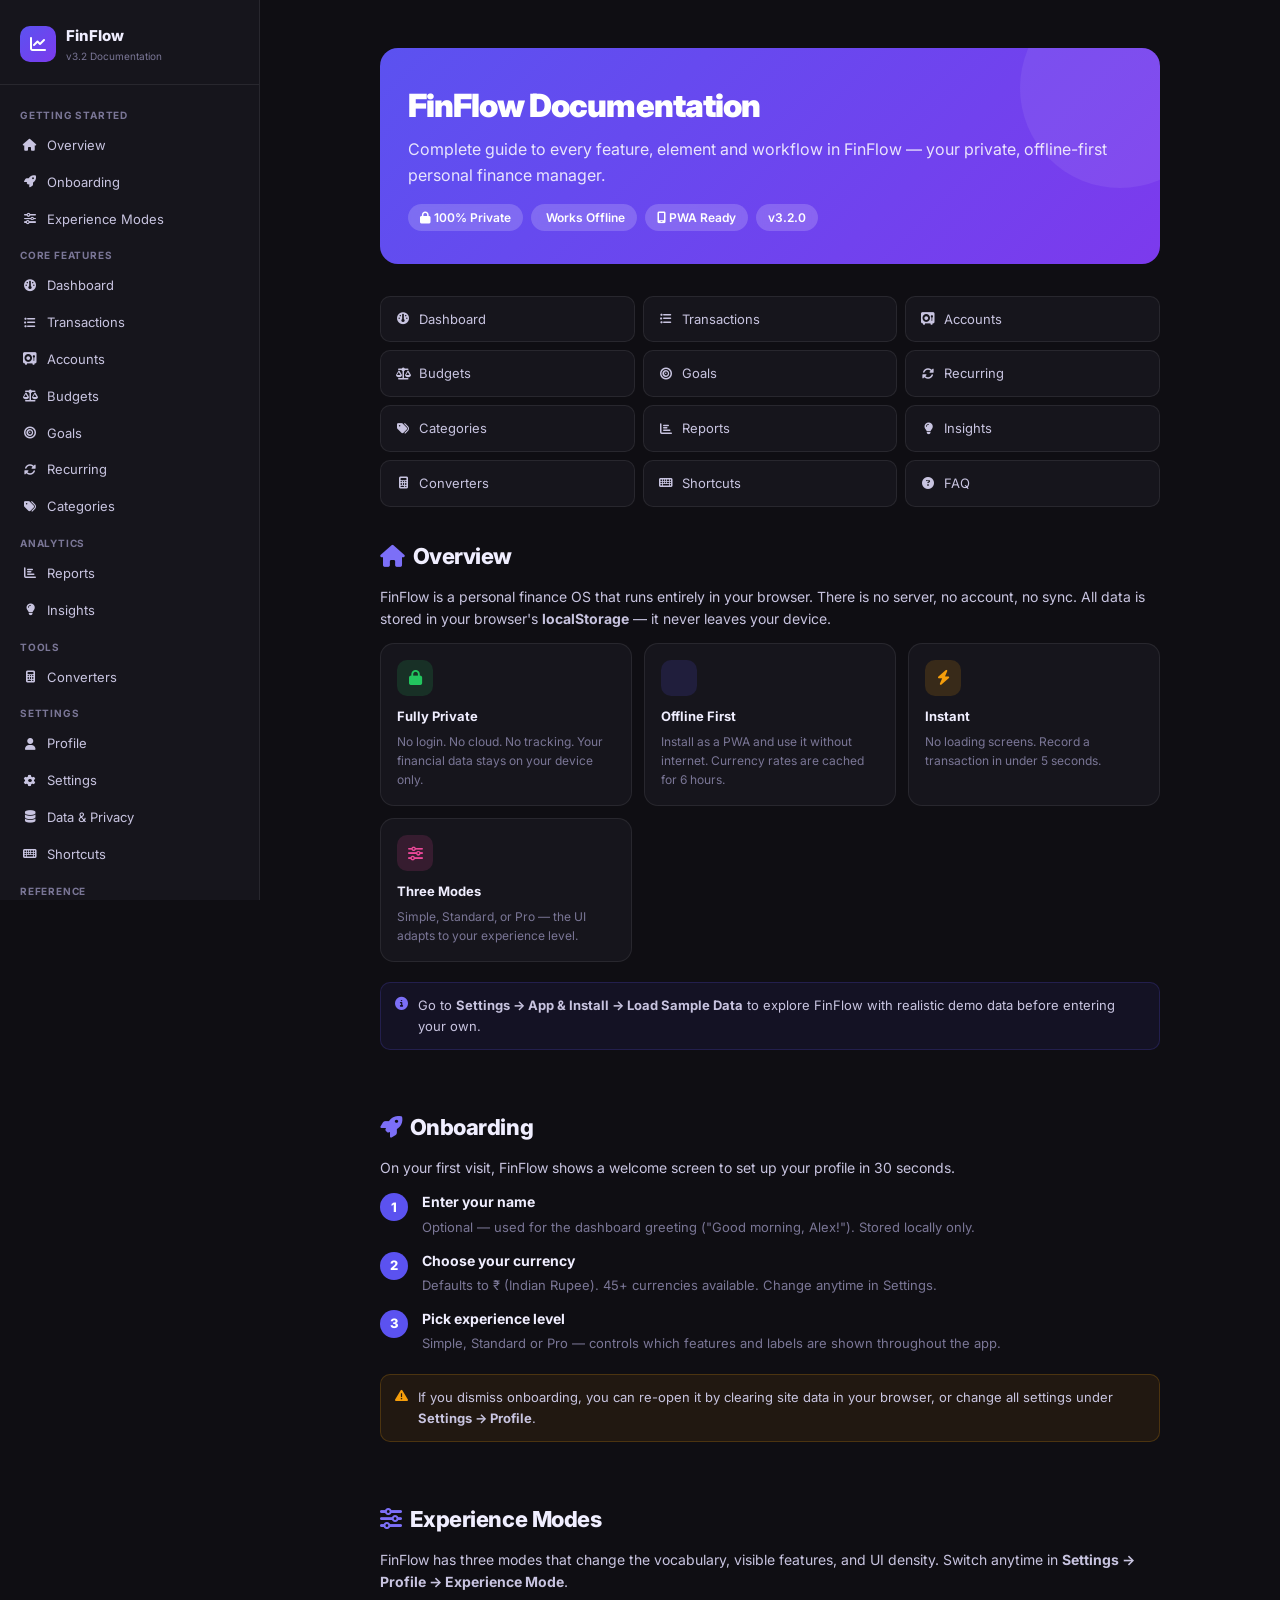
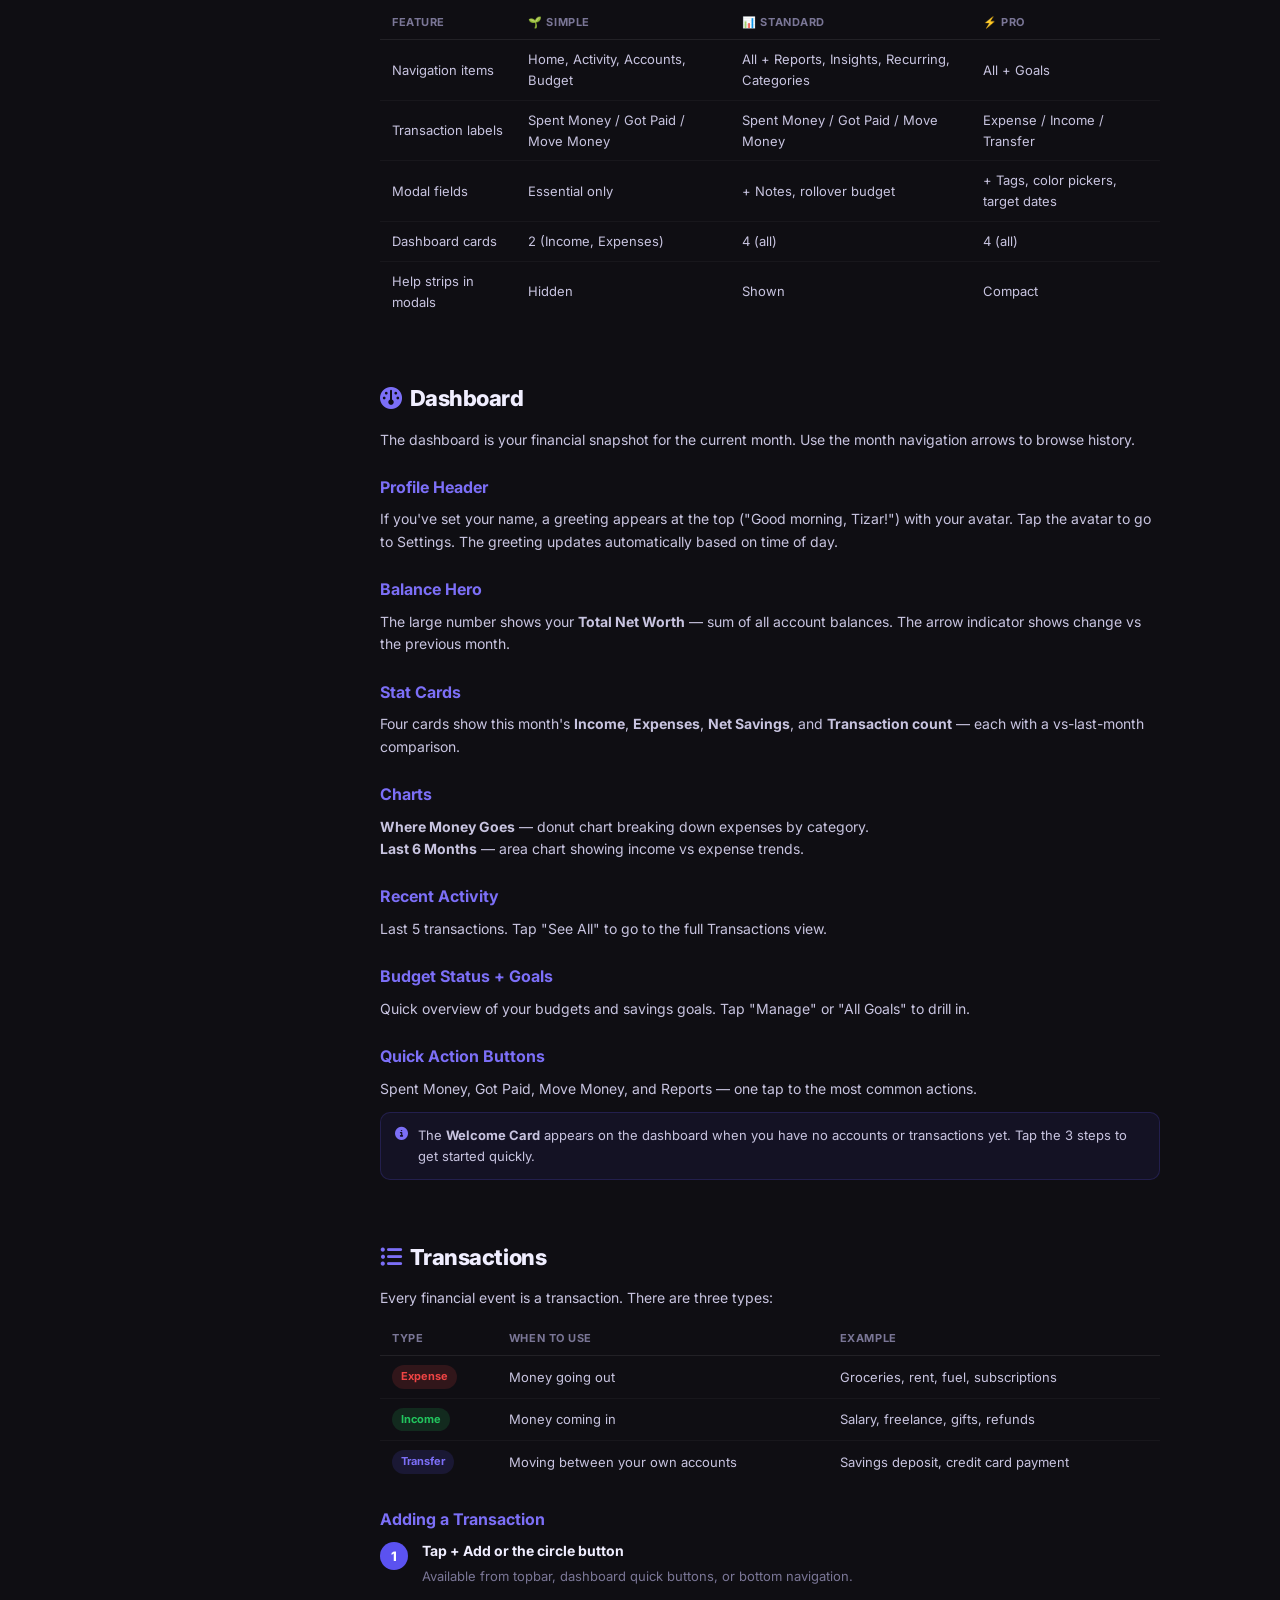
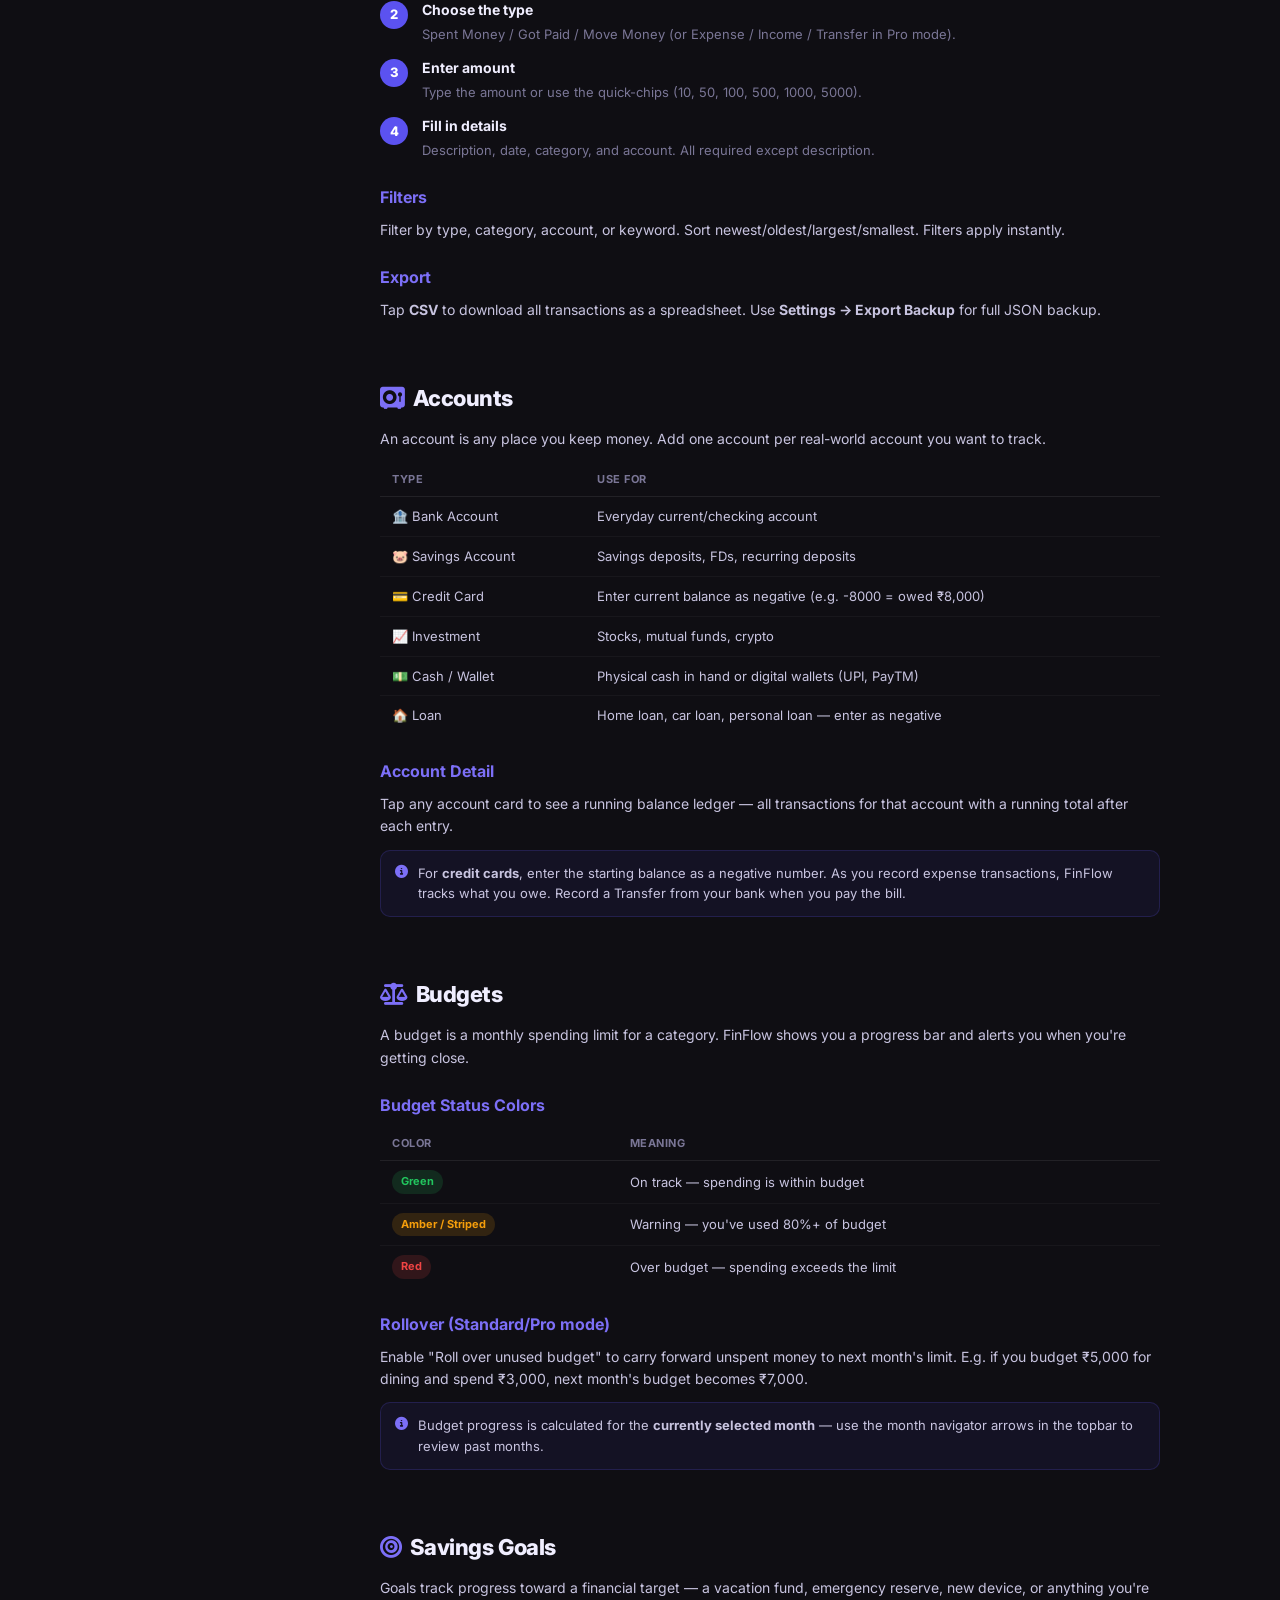
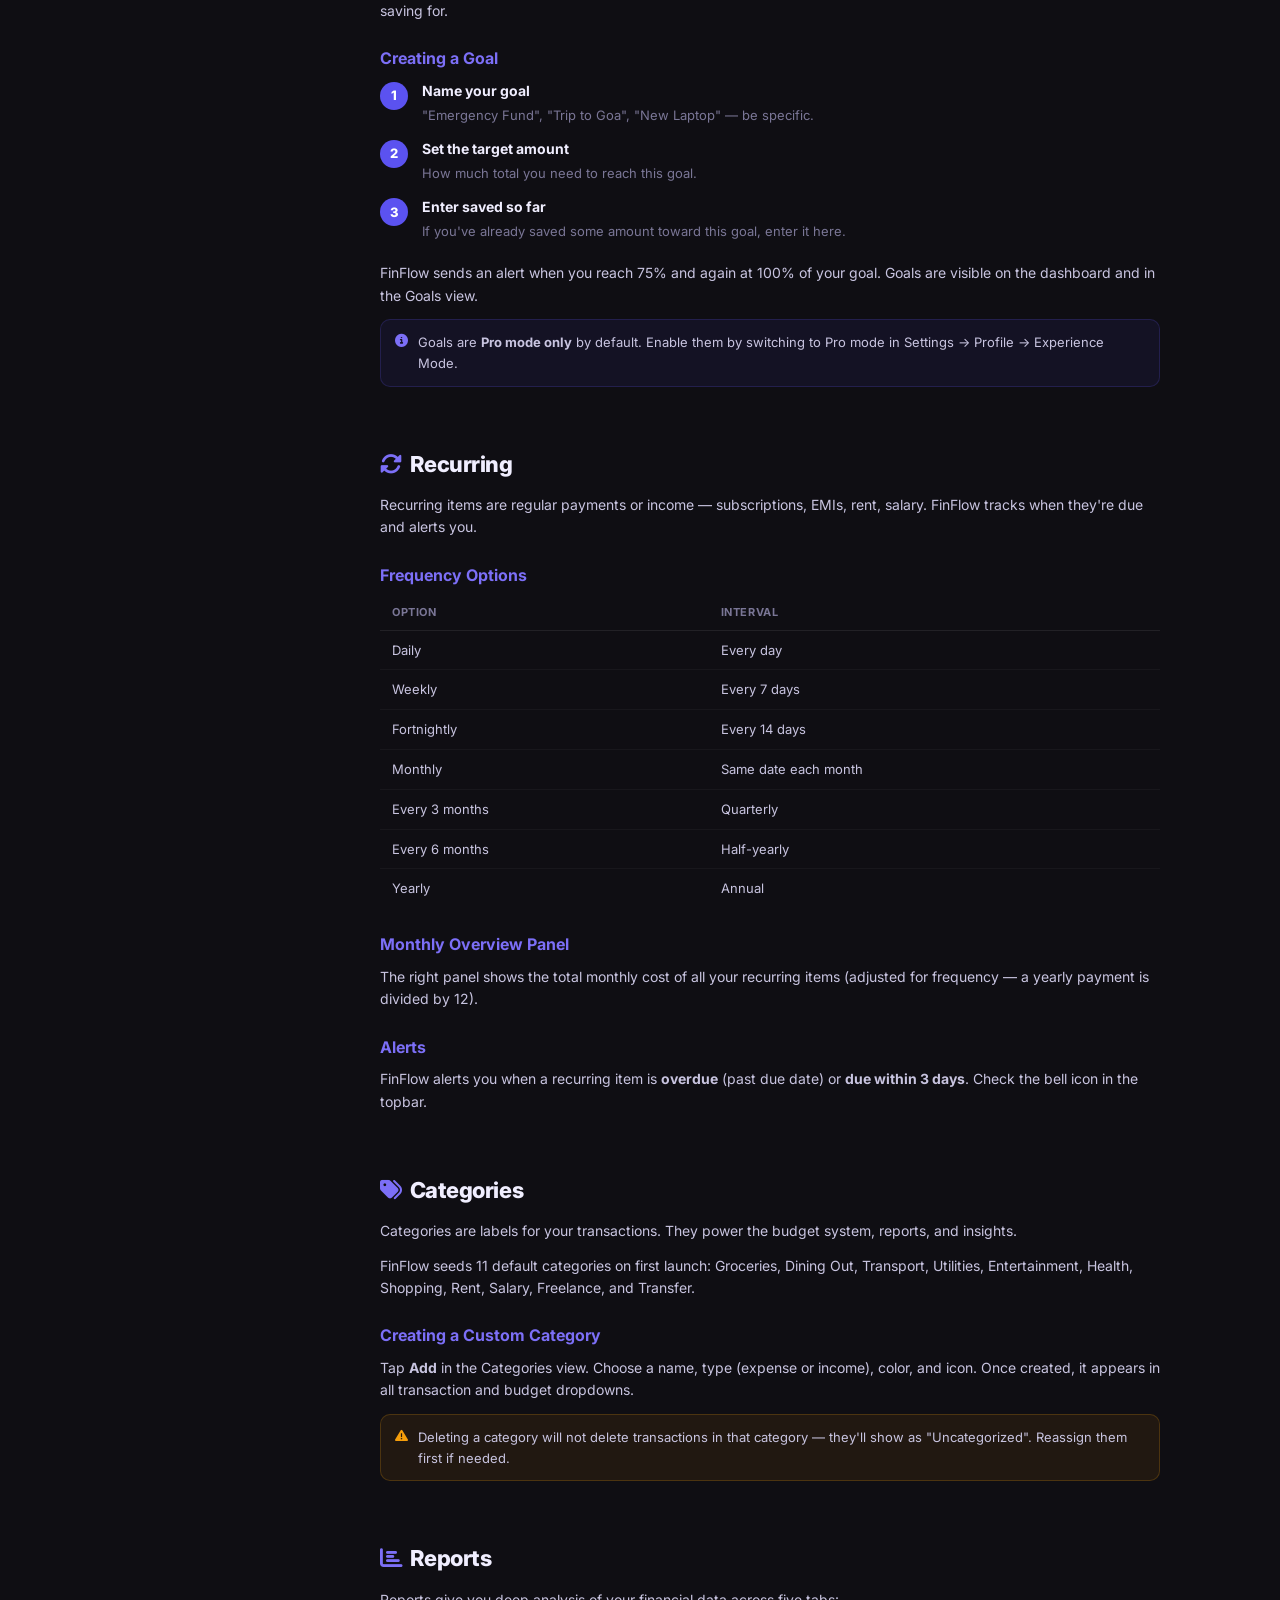
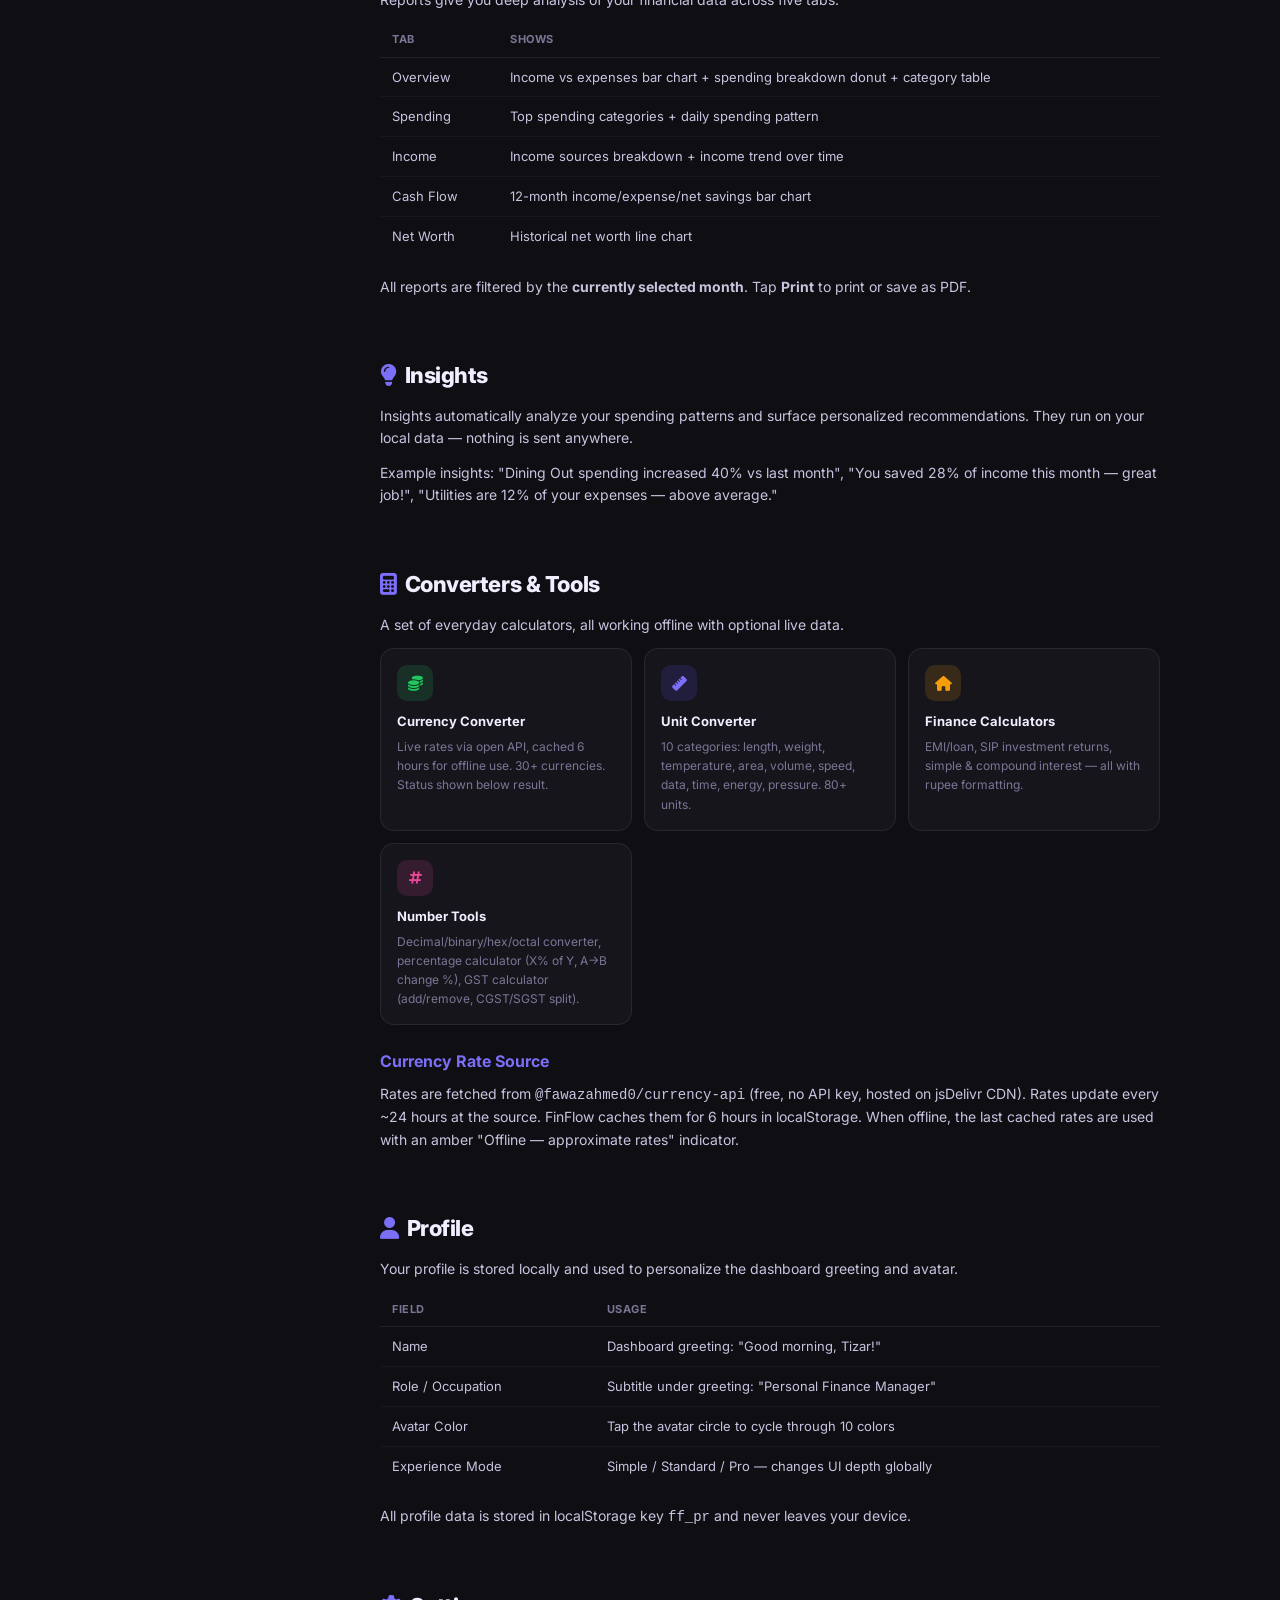
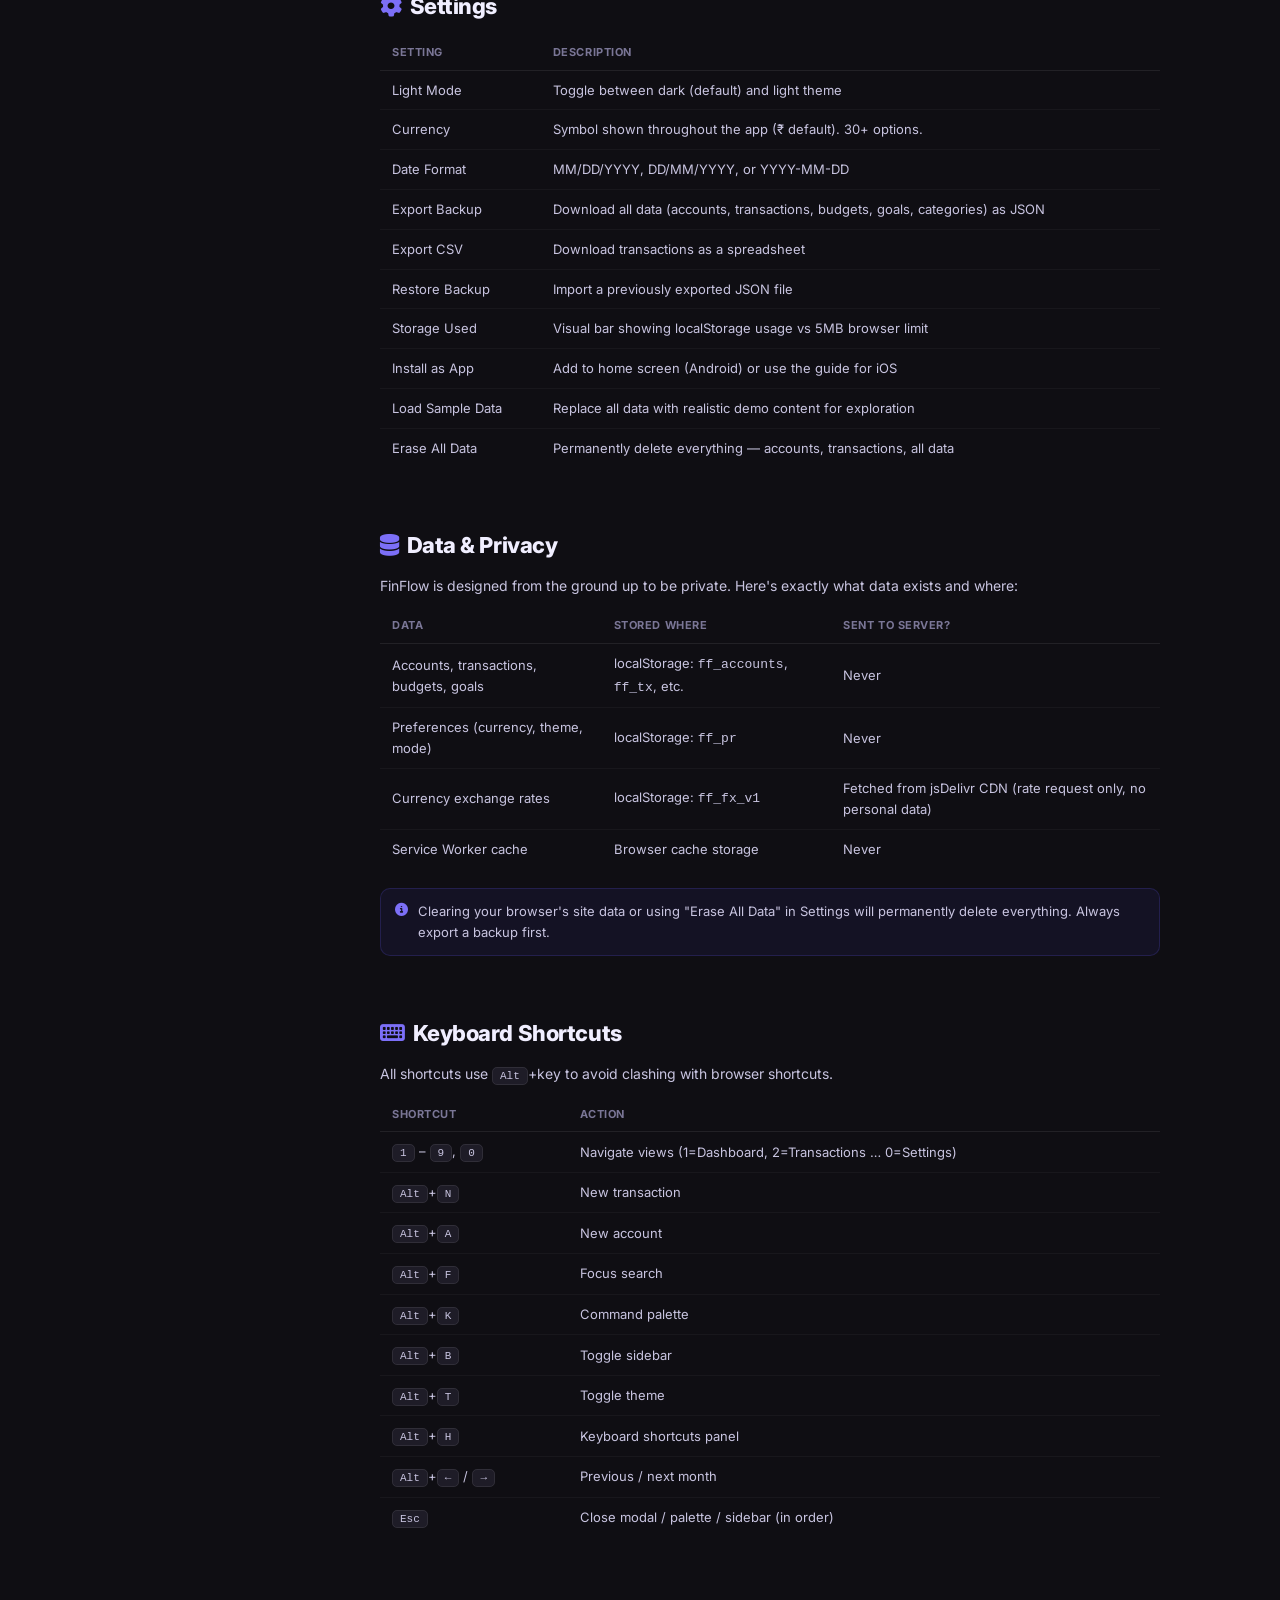
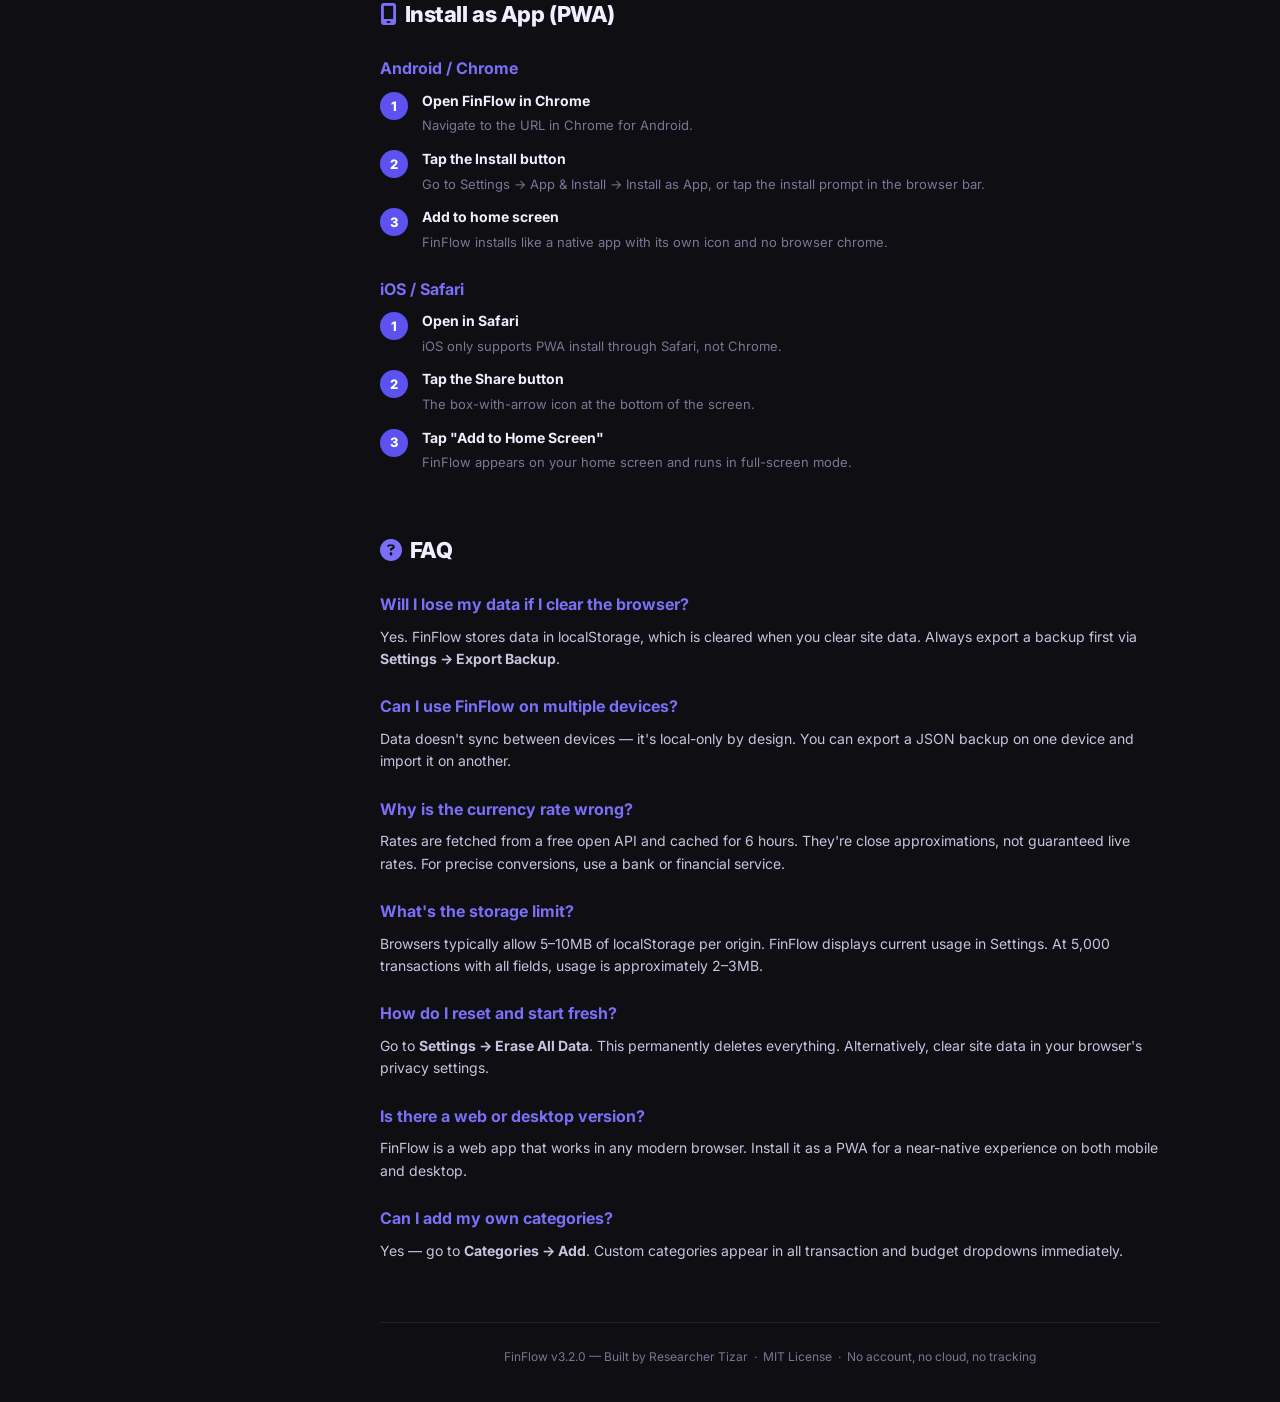
<file: docs.html>
<!DOCTYPE html>
<html lang="en">
<head>
<meta charset="UTF-8">
<meta name="viewport" content="width=device-width,initial-scale=1">
<title>FinFlow — Documentation</title>
<link rel="preconnect" href="https://fonts.googleapis.com">
<link href="https://fonts.googleapis.com/css2?family=Inter:wght@400;500;600;700;800;900&display=swap" rel="stylesheet">
<link rel="stylesheet" href="https://cdnjs.cloudflare.com/ajax/libs/font-awesome/6.5.1/css/all.min.css">
<style>
*,*::before,*::after{box-sizing:border-box;margin:0;padding:0}
:root{
  --accent:#5b52f0;--accent-h:#7c6ff7;--green:#22c55e;--amber:#f59e0b;--red:#ef4444;
  --bg:#0f0e13;--bg2:#16151c;--bg3:#1e1c27;--card:#1e1c27;
  --fg:#f0eeff;--fg2:#c8c4e0;--fg3:#7a7696;
  --bdr:rgba(255,255,255,.08);--r:10px;--r2:14px;--r3:18px;
  --font:'Inter',sans-serif;
}
body{font-family:var(--font);background:var(--bg);color:var(--fg);line-height:1.6;min-height:100vh}
a{color:var(--accent-h);text-decoration:none}
a:hover{text-decoration:underline}

/* Layout */
.layout{display:flex;min-height:100vh}
.sidebar{width:260px;background:var(--bg2);border-right:1px solid var(--bdr);
  padding:24px 0;position:sticky;top:0;height:100vh;overflow-y:auto;flex-shrink:0}
.main{flex:1;max-width:860px;padding:48px 40px;margin:0 auto}
@media(max-width:768px){
  .layout{flex-direction:column}
  .sidebar{width:100%;height:auto;position:static;padding:16px 0}
  .main{padding:28px 20px}
}

/* Sidebar */
.sb-brand{display:flex;align-items:center;gap:10px;padding:0 20px 20px;
  border-bottom:1px solid var(--bdr);margin-bottom:12px}
.sb-logo{width:36px;height:36px;border-radius:10px;
  background:linear-gradient(135deg,var(--accent),#7c3aed);
  display:flex;align-items:center;justify-content:center;color:#fff;font-size:16px;flex-shrink:0}
.sb-name{font-weight:800;font-size:15px}
.sb-ver{font-size:10px;color:var(--fg3)}
.sb-sec{font-size:10px;font-weight:700;color:var(--fg3);text-transform:uppercase;
  letter-spacing:.08em;padding:10px 20px 4px}
.sb-link{display:flex;align-items:center;gap:9px;padding:8px 20px;
  font-size:13px;color:var(--fg2);cursor:pointer;transition:all .15s;
  border-left:2px solid transparent;text-decoration:none}
.sb-link:hover{background:rgba(255,255,255,.04);color:var(--fg);text-decoration:none}
.sb-link.active{color:var(--accent-h);border-left-color:var(--accent);background:rgba(91,82,240,.08)}
.sb-link i{width:16px;text-align:center;font-size:12px;flex-shrink:0}

/* Content */
h1{font-size:32px;font-weight:900;letter-spacing:-.03em;margin-bottom:8px}
h2{font-size:22px;font-weight:800;letter-spacing:-.02em;margin:40px 0 12px;
  padding-top:40px;border-top:1px solid var(--bdr)}
h2:first-of-type{border-top:none;padding-top:0;margin-top:20px}
h3{font-size:16px;font-weight:700;margin:24px 0 8px;color:var(--accent-h)}
p{color:var(--fg2);margin-bottom:12px;font-size:14px}
.lead{font-size:16px;color:var(--fg2);margin-bottom:28px}
section{margin-bottom:60px}

/* Cards */
.card{background:var(--bg2);border:1px solid var(--bdr);border-radius:var(--r2);padding:20px;margin-bottom:16px}
.card-grid{display:grid;grid-template-columns:repeat(auto-fill,minmax(220px,1fr));gap:12px;margin-bottom:20px}
.feat-card{background:var(--bg2);border:1px solid var(--bdr);border-radius:var(--r2);padding:16px}
.feat-icon{width:36px;height:36px;border-radius:10px;display:flex;align-items:center;justify-content:center;
  font-size:15px;margin-bottom:10px}
.feat-card h4{font-size:13px;font-weight:700;margin-bottom:5px}
.feat-card p{font-size:12px;color:var(--fg3);margin:0}

/* Steps */
.steps{display:flex;flex-direction:column;gap:12px;margin-bottom:20px}
.step{display:flex;gap:14px;align-items:flex-start}
.step-num{width:28px;height:28px;border-radius:50%;background:var(--accent);
  color:#fff;font-size:13px;font-weight:800;display:flex;align-items:center;
  justify-content:center;flex-shrink:0;margin-top:2px}
.step-body h4{font-size:14px;font-weight:700;margin-bottom:3px}
.step-body p{font-size:13px;color:var(--fg3);margin:0}

/* Tags / badges */
.badge{display:inline-flex;align-items:center;gap:5px;padding:3px 9px;
  border-radius:20px;font-size:11px;font-weight:700}
.badge.green{background:rgba(34,197,94,.15);color:var(--green)}
.badge.amber{background:rgba(245,158,11,.15);color:var(--amber)}
.badge.purple{background:rgba(91,82,240,.15);color:var(--accent-h)}
.badge.red{background:rgba(239,68,68,.15);color:var(--red)}

/* Tips */
.tip{display:flex;gap:10px;align-items:flex-start;background:rgba(91,82,240,.08);
  border:1px solid rgba(91,82,240,.2);border-radius:var(--r);padding:12px 14px;margin-bottom:12px}
.tip i{color:var(--accent-h);flex-shrink:0;margin-top:2px;font-size:13px}
.tip p{font-size:13px;color:var(--fg2);margin:0}
.warn{background:rgba(245,158,11,.08);border-color:rgba(245,158,11,.2)}
.warn i{color:var(--amber)}

/* Table */
table{width:100%;border-collapse:collapse;margin-bottom:20px;font-size:13px}
th{text-align:left;padding:8px 12px;font-size:11px;font-weight:700;color:var(--fg3);
  text-transform:uppercase;letter-spacing:.05em;border-bottom:1px solid var(--bdr)}
td{padding:9px 12px;border-bottom:1px solid rgba(255,255,255,.04);color:var(--fg2)}
tr:last-child td{border-bottom:none}

/* Kbd */
kbd{background:var(--bg3);border:1px solid var(--bdr);border-radius:5px;
  padding:2px 7px;font-size:11px;font-family:monospace;color:var(--fg2)}

/* Hero */
.hero{background:linear-gradient(135deg,#5b52f0 0%,#7c3aed 100%);
  border-radius:var(--r3);padding:32px 28px;margin-bottom:32px;position:relative;overflow:hidden}
.hero::before{content:'';position:absolute;top:-60px;right:-60px;width:200px;height:200px;
  border-radius:50%;background:rgba(255,255,255,.07);pointer-events:none}
.hero h1{color:#fff;margin-bottom:6px}
.hero .lead{color:rgba(255,255,255,.85);margin-bottom:16px}
.hero-badges{display:flex;flex-wrap:wrap;gap:8px}
.hero-badge{background:rgba(255,255,255,.18);color:#fff;padding:4px 12px;
  border-radius:20px;font-size:12px;font-weight:600;backdrop-filter:blur(4px)}

.toc-grid{display:grid;grid-template-columns:repeat(auto-fill,minmax(200px,1fr));gap:8px;margin-bottom:32px}
.toc-item{background:var(--bg2);border:1px solid var(--bdr);border-radius:var(--r);
  padding:12px 14px;text-decoration:none;color:var(--fg2);font-size:13px;
  display:flex;align-items:center;gap:8px;transition:all .15s}
.toc-item:hover{border-color:var(--accent);color:var(--accent-h);background:rgba(91,82,240,.08);text-decoration:none}
.toc-item i{width:16px;text-align:center;font-size:12px}
</style>
</head>
<body>
<div class="layout">

<!-- Sidebar -->
<nav class="sidebar">
  <div class="sb-brand">
    <div class="sb-logo"><i class="fa-solid fa-chart-line"></i></div>
    <div><div class="sb-name">FinFlow</div><div class="sb-ver">v3.2 Documentation</div></div>
  </div>
  <div class="sb-sec">Getting Started</div>
  <a class="sb-link active" href="#overview"><i class="fa-solid fa-house"></i> Overview</a>
  <a class="sb-link" href="#onboarding"><i class="fa-solid fa-rocket"></i> Onboarding</a>
  <a class="sb-link" href="#modes"><i class="fa-solid fa-sliders"></i> Experience Modes</a>
  <div class="sb-sec">Core Features</div>
  <a class="sb-link" href="#dashboard"><i class="fa-solid fa-gauge"></i> Dashboard</a>
  <a class="sb-link" href="#transactions"><i class="fa-solid fa-list-ul"></i> Transactions</a>
  <a class="sb-link" href="#accounts"><i class="fa-solid fa-vault"></i> Accounts</a>
  <a class="sb-link" href="#budget"><i class="fa-solid fa-scale-balanced"></i> Budgets</a>
  <a class="sb-link" href="#goals"><i class="fa-solid fa-bullseye"></i> Goals</a>
  <a class="sb-link" href="#recurring"><i class="fa-solid fa-rotate"></i> Recurring</a>
  <a class="sb-link" href="#categories"><i class="fa-solid fa-tags"></i> Categories</a>
  <div class="sb-sec">Analytics</div>
  <a class="sb-link" href="#reports"><i class="fa-solid fa-chart-bar"></i> Reports</a>
  <a class="sb-link" href="#insights"><i class="fa-solid fa-lightbulb"></i> Insights</a>
  <div class="sb-sec">Tools</div>
  <a class="sb-link" href="#converters"><i class="fa-solid fa-calculator"></i> Converters</a>
  <div class="sb-sec">Settings</div>
  <a class="sb-link" href="#profile"><i class="fa-solid fa-user"></i> Profile</a>
  <a class="sb-link" href="#settings"><i class="fa-solid fa-gear"></i> Settings</a>
  <a class="sb-link" href="#data"><i class="fa-solid fa-database"></i> Data & Privacy</a>
  <a class="sb-link" href="#shortcuts"><i class="fa-solid fa-keyboard"></i> Shortcuts</a>
  <div class="sb-sec">Reference</div>
  <a class="sb-link" href="#pwa"><i class="fa-solid fa-mobile-screen"></i> Install as App</a>
  <a class="sb-link" href="#faq"><i class="fa-solid fa-circle-question"></i> FAQ</a>
</nav>

<!-- Main content -->
<main class="main">

  <!-- Hero -->
  <div class="hero">
    <h1>FinFlow Documentation</h1>
    <p class="lead">Complete guide to every feature, element and workflow in FinFlow — your private, offline-first personal finance manager.</p>
    <div class="hero-badges">
      <span class="hero-badge"><i class="fa-solid fa-lock"></i> 100% Private</span>
      <span class="hero-badge"><i class="fa-solid fa-wifi-slash"></i> Works Offline</span>
      <span class="hero-badge"><i class="fa-solid fa-mobile-screen"></i> PWA Ready</span>
      <span class="hero-badge">v3.2.0</span>
    </div>
  </div>

  <!-- Quick nav -->
  <div class="toc-grid">
    <a class="toc-item" href="#dashboard"><i class="fa-solid fa-gauge"></i> Dashboard</a>
    <a class="toc-item" href="#transactions"><i class="fa-solid fa-list-ul"></i> Transactions</a>
    <a class="toc-item" href="#accounts"><i class="fa-solid fa-vault"></i> Accounts</a>
    <a class="toc-item" href="#budget"><i class="fa-solid fa-scale-balanced"></i> Budgets</a>
    <a class="toc-item" href="#goals"><i class="fa-solid fa-bullseye"></i> Goals</a>
    <a class="toc-item" href="#recurring"><i class="fa-solid fa-rotate"></i> Recurring</a>
    <a class="toc-item" href="#categories"><i class="fa-solid fa-tags"></i> Categories</a>
    <a class="toc-item" href="#reports"><i class="fa-solid fa-chart-bar"></i> Reports</a>
    <a class="toc-item" href="#insights"><i class="fa-solid fa-lightbulb"></i> Insights</a>
    <a class="toc-item" href="#converters"><i class="fa-solid fa-calculator"></i> Converters</a>
    <a class="toc-item" href="#shortcuts"><i class="fa-solid fa-keyboard"></i> Shortcuts</a>
    <a class="toc-item" href="#faq"><i class="fa-solid fa-circle-question"></i> FAQ</a>
  </div>

  <!-- Overview -->
  <section id="overview">
    <h2><i class="fa-solid fa-house" style="color:var(--accent-h);margin-right:8px"></i>Overview</h2>
    <p>FinFlow is a personal finance OS that runs entirely in your browser. There is no server, no account, no sync. All data is stored in your browser's <strong>localStorage</strong> — it never leaves your device.</p>
    <div class="card-grid">
      <div class="feat-card">
        <div class="feat-icon" style="background:rgba(34,197,94,.15);color:var(--green)"><i class="fa-solid fa-lock"></i></div>
        <h4>Fully Private</h4>
        <p>No login. No cloud. No tracking. Your financial data stays on your device only.</p>
      </div>
      <div class="feat-card">
        <div class="feat-icon" style="background:rgba(91,82,240,.15);color:var(--accent-h)"><i class="fa-solid fa-wifi-slash"></i></div>
        <h4>Offline First</h4>
        <p>Install as a PWA and use it without internet. Currency rates are cached for 6 hours.</p>
      </div>
      <div class="feat-card">
        <div class="feat-icon" style="background:rgba(245,158,11,.15);color:var(--amber)"><i class="fa-solid fa-bolt"></i></div>
        <h4>Instant</h4>
        <p>No loading screens. Record a transaction in under 5 seconds.</p>
      </div>
      <div class="feat-card">
        <div class="feat-icon" style="background:rgba(236,72,153,.15);color:#ec4899"><i class="fa-solid fa-sliders"></i></div>
        <h4>Three Modes</h4>
        <p>Simple, Standard, or Pro — the UI adapts to your experience level.</p>
      </div>
    </div>
    <div class="tip"><i class="fa-solid fa-circle-info"></i><p>Go to <strong>Settings → App &amp; Install → Load Sample Data</strong> to explore FinFlow with realistic demo data before entering your own.</p></div>
  </section>

  <!-- Onboarding -->
  <section id="onboarding">
    <h2><i class="fa-solid fa-rocket" style="color:var(--accent-h);margin-right:8px"></i>Onboarding</h2>
    <p>On your first visit, FinFlow shows a welcome screen to set up your profile in 30 seconds.</p>
    <div class="steps">
      <div class="step"><div class="step-num">1</div><div class="step-body"><h4>Enter your name</h4><p>Optional — used for the dashboard greeting ("Good morning, Alex!"). Stored locally only.</p></div></div>
      <div class="step"><div class="step-num">2</div><div class="step-body"><h4>Choose your currency</h4><p>Defaults to ₹ (Indian Rupee). 45+ currencies available. Change anytime in Settings.</p></div></div>
      <div class="step"><div class="step-num">3</div><div class="step-body"><h4>Pick experience level</h4><p>Simple, Standard or Pro — controls which features and labels are shown throughout the app.</p></div></div>
    </div>
    <div class="tip warn"><i class="fa-solid fa-triangle-exclamation"></i><p>If you dismiss onboarding, you can re-open it by clearing site data in your browser, or change all settings under <strong>Settings → Profile</strong>.</p></div>
  </section>

  <!-- Experience Modes -->
  <section id="modes">
    <h2><i class="fa-solid fa-sliders" style="color:var(--accent-h);margin-right:8px"></i>Experience Modes</h2>
    <p>FinFlow has three modes that change the vocabulary, visible features, and UI density. Switch anytime in <strong>Settings → Profile → Experience Mode</strong>.</p>
    <table>
      <tr><th>Feature</th><th>🌱 Simple</th><th>📊 Standard</th><th>⚡ Pro</th></tr>
      <tr><td>Navigation items</td><td>Home, Activity, Accounts, Budget</td><td>All + Reports, Insights, Recurring, Categories</td><td>All + Goals</td></tr>
      <tr><td>Transaction labels</td><td>Spent Money / Got Paid / Move Money</td><td>Spent Money / Got Paid / Move Money</td><td>Expense / Income / Transfer</td></tr>
      <tr><td>Modal fields</td><td>Essential only</td><td>+ Notes, rollover budget</td><td>+ Tags, color pickers, target dates</td></tr>
      <tr><td>Dashboard cards</td><td>2 (Income, Expenses)</td><td>4 (all)</td><td>4 (all)</td></tr>
      <tr><td>Help strips in modals</td><td>Hidden</td><td>Shown</td><td>Compact</td></tr>
    </table>
  </section>

  <!-- Dashboard -->
  <section id="dashboard">
    <h2><i class="fa-solid fa-gauge" style="color:var(--accent-h);margin-right:8px"></i>Dashboard</h2>
    <p>The dashboard is your financial snapshot for the current month. Use the month navigation arrows to browse history.</p>
    <h3>Profile Header</h3>
    <p>If you've set your name, a greeting appears at the top ("Good morning, Tizar!") with your avatar. Tap the avatar to go to Settings. The greeting updates automatically based on time of day.</p>
    <h3>Balance Hero</h3>
    <p>The large number shows your <strong>Total Net Worth</strong> — sum of all account balances. The arrow indicator shows change vs the previous month.</p>
    <h3>Stat Cards</h3>
    <p>Four cards show this month's <strong>Income</strong>, <strong>Expenses</strong>, <strong>Net Savings</strong>, and <strong>Transaction count</strong> — each with a vs-last-month comparison.</p>
    <h3>Charts</h3>
    <p><strong>Where Money Goes</strong> — donut chart breaking down expenses by category.<br><strong>Last 6 Months</strong> — area chart showing income vs expense trends.</p>
    <h3>Recent Activity</h3>
    <p>Last 5 transactions. Tap "See All" to go to the full Transactions view.</p>
    <h3>Budget Status + Goals</h3>
    <p>Quick overview of your budgets and savings goals. Tap "Manage" or "All Goals" to drill in.</p>
    <h3>Quick Action Buttons</h3>
    <p>Spent Money, Got Paid, Move Money, and Reports — one tap to the most common actions.</p>
    <div class="tip"><i class="fa-solid fa-circle-info"></i><p>The <strong>Welcome Card</strong> appears on the dashboard when you have no accounts or transactions yet. Tap the 3 steps to get started quickly.</p></div>
  </section>

  <!-- Transactions -->
  <section id="transactions">
    <h2><i class="fa-solid fa-list-ul" style="color:var(--accent-h);margin-right:8px"></i>Transactions</h2>
    <p>Every financial event is a transaction. There are three types:</p>
    <table>
      <tr><th>Type</th><th>When to use</th><th>Example</th></tr>
      <tr><td><span class="badge red">Expense</span></td><td>Money going out</td><td>Groceries, rent, fuel, subscriptions</td></tr>
      <tr><td><span class="badge green">Income</span></td><td>Money coming in</td><td>Salary, freelance, gifts, refunds</td></tr>
      <tr><td><span class="badge purple">Transfer</span></td><td>Moving between your own accounts</td><td>Savings deposit, credit card payment</td></tr>
    </table>
    <h3>Adding a Transaction</h3>
    <div class="steps">
      <div class="step"><div class="step-num">1</div><div class="step-body"><h4>Tap + Add or the circle button</h4><p>Available from topbar, dashboard quick buttons, or bottom navigation.</p></div></div>
      <div class="step"><div class="step-num">2</div><div class="step-body"><h4>Choose the type</h4><p>Spent Money / Got Paid / Move Money (or Expense / Income / Transfer in Pro mode).</p></div></div>
      <div class="step"><div class="step-num">3</div><div class="step-body"><h4>Enter amount</h4><p>Type the amount or use the quick-chips (10, 50, 100, 500, 1000, 5000).</p></div></div>
      <div class="step"><div class="step-num">4</div><div class="step-body"><h4>Fill in details</h4><p>Description, date, category, and account. All required except description.</p></div></div>
    </div>
    <h3>Filters</h3>
    <p>Filter by type, category, account, or keyword. Sort newest/oldest/largest/smallest. Filters apply instantly.</p>
    <h3>Export</h3>
    <p>Tap <strong>CSV</strong> to download all transactions as a spreadsheet. Use <strong>Settings → Export Backup</strong> for full JSON backup.</p>
  </section>

  <!-- Accounts -->
  <section id="accounts">
    <h2><i class="fa-solid fa-vault" style="color:var(--accent-h);margin-right:8px"></i>Accounts</h2>
    <p>An account is any place you keep money. Add one account per real-world account you want to track.</p>
    <table>
      <tr><th>Type</th><th>Use for</th></tr>
      <tr><td>🏦 Bank Account</td><td>Everyday current/checking account</td></tr>
      <tr><td>🐷 Savings Account</td><td>Savings deposits, FDs, recurring deposits</td></tr>
      <tr><td>💳 Credit Card</td><td>Enter current balance as negative (e.g. -8000 = owed ₹8,000)</td></tr>
      <tr><td>📈 Investment</td><td>Stocks, mutual funds, crypto</td></tr>
      <tr><td>💵 Cash / Wallet</td><td>Physical cash in hand or digital wallets (UPI, PayTM)</td></tr>
      <tr><td>🏠 Loan</td><td>Home loan, car loan, personal loan — enter as negative</td></tr>
    </table>
    <h3>Account Detail</h3>
    <p>Tap any account card to see a running balance ledger — all transactions for that account with a running total after each entry.</p>
    <div class="tip"><i class="fa-solid fa-circle-info"></i><p>For <strong>credit cards</strong>, enter the starting balance as a negative number. As you record expense transactions, FinFlow tracks what you owe. Record a Transfer from your bank when you pay the bill.</p></div>
  </section>

  <!-- Budgets -->
  <section id="budget">
    <h2><i class="fa-solid fa-scale-balanced" style="color:var(--accent-h);margin-right:8px"></i>Budgets</h2>
    <p>A budget is a monthly spending limit for a category. FinFlow shows you a progress bar and alerts you when you're getting close.</p>
    <h3>Budget Status Colors</h3>
    <table>
      <tr><th>Color</th><th>Meaning</th></tr>
      <tr><td><span class="badge green">Green</span></td><td>On track — spending is within budget</td></tr>
      <tr><td><span class="badge amber">Amber / Striped</span></td><td>Warning — you've used 80%+ of budget</td></tr>
      <tr><td><span class="badge red">Red</span></td><td>Over budget — spending exceeds the limit</td></tr>
    </table>
    <h3>Rollover (Standard/Pro mode)</h3>
    <p>Enable "Roll over unused budget" to carry forward unspent money to next month's limit. E.g. if you budget ₹5,000 for dining and spend ₹3,000, next month's budget becomes ₹7,000.</p>
    <div class="tip"><i class="fa-solid fa-circle-info"></i><p>Budget progress is calculated for the <strong>currently selected month</strong> — use the month navigator arrows in the topbar to review past months.</p></div>
  </section>

  <!-- Goals -->
  <section id="goals">
    <h2><i class="fa-solid fa-bullseye" style="color:var(--accent-h);margin-right:8px"></i>Savings Goals</h2>
    <p>Goals track progress toward a financial target — a vacation fund, emergency reserve, new device, or anything you're saving for.</p>
    <h3>Creating a Goal</h3>
    <div class="steps">
      <div class="step"><div class="step-num">1</div><div class="step-body"><h4>Name your goal</h4><p>"Emergency Fund", "Trip to Goa", "New Laptop" — be specific.</p></div></div>
      <div class="step"><div class="step-num">2</div><div class="step-body"><h4>Set the target amount</h4><p>How much total you need to reach this goal.</p></div></div>
      <div class="step"><div class="step-num">3</div><div class="step-body"><h4>Enter saved so far</h4><p>If you've already saved some amount toward this goal, enter it here.</p></div></div>
    </div>
    <p>FinFlow sends an alert when you reach 75% and again at 100% of your goal. Goals are visible on the dashboard and in the Goals view.</p>
    <div class="tip"><i class="fa-solid fa-circle-info"></i><p>Goals are <strong>Pro mode only</strong> by default. Enable them by switching to Pro mode in Settings → Profile → Experience Mode.</p></div>
  </section>

  <!-- Recurring -->
  <section id="recurring">
    <h2><i class="fa-solid fa-rotate" style="color:var(--accent-h);margin-right:8px"></i>Recurring</h2>
    <p>Recurring items are regular payments or income — subscriptions, EMIs, rent, salary. FinFlow tracks when they're due and alerts you.</p>
    <h3>Frequency Options</h3>
    <table>
      <tr><th>Option</th><th>Interval</th></tr>
      <tr><td>Daily</td><td>Every day</td></tr>
      <tr><td>Weekly</td><td>Every 7 days</td></tr>
      <tr><td>Fortnightly</td><td>Every 14 days</td></tr>
      <tr><td>Monthly</td><td>Same date each month</td></tr>
      <tr><td>Every 3 months</td><td>Quarterly</td></tr>
      <tr><td>Every 6 months</td><td>Half-yearly</td></tr>
      <tr><td>Yearly</td><td>Annual</td></tr>
    </table>
    <h3>Monthly Overview Panel</h3>
    <p>The right panel shows the total monthly cost of all your recurring items (adjusted for frequency — a yearly payment is divided by 12).</p>
    <h3>Alerts</h3>
    <p>FinFlow alerts you when a recurring item is <strong>overdue</strong> (past due date) or <strong>due within 3 days</strong>. Check the bell icon in the topbar.</p>
  </section>

  <!-- Categories -->
  <section id="categories">
    <h2><i class="fa-solid fa-tags" style="color:var(--accent-h);margin-right:8px"></i>Categories</h2>
    <p>Categories are labels for your transactions. They power the budget system, reports, and insights.</p>
    <p>FinFlow seeds 11 default categories on first launch: Groceries, Dining Out, Transport, Utilities, Entertainment, Health, Shopping, Rent, Salary, Freelance, and Transfer.</p>
    <h3>Creating a Custom Category</h3>
    <p>Tap <strong>Add</strong> in the Categories view. Choose a name, type (expense or income), color, and icon. Once created, it appears in all transaction and budget dropdowns.</p>
    <div class="tip warn"><i class="fa-solid fa-triangle-exclamation"></i><p>Deleting a category will not delete transactions in that category — they'll show as "Uncategorized". Reassign them first if needed.</p></div>
  </section>

  <!-- Reports -->
  <section id="reports">
    <h2><i class="fa-solid fa-chart-bar" style="color:var(--accent-h);margin-right:8px"></i>Reports</h2>
    <p>Reports give you deep analysis of your financial data across five tabs:</p>
    <table>
      <tr><th>Tab</th><th>Shows</th></tr>
      <tr><td>Overview</td><td>Income vs expenses bar chart + spending breakdown donut + category table</td></tr>
      <tr><td>Spending</td><td>Top spending categories + daily spending pattern</td></tr>
      <tr><td>Income</td><td>Income sources breakdown + income trend over time</td></tr>
      <tr><td>Cash Flow</td><td>12-month income/expense/net savings bar chart</td></tr>
      <tr><td>Net Worth</td><td>Historical net worth line chart</td></tr>
    </table>
    <p>All reports are filtered by the <strong>currently selected month</strong>. Tap <strong>Print</strong> to print or save as PDF.</p>
  </section>

  <!-- Insights -->
  <section id="insights">
    <h2><i class="fa-solid fa-lightbulb" style="color:var(--accent-h);margin-right:8px"></i>Insights</h2>
    <p>Insights automatically analyze your spending patterns and surface personalized recommendations. They run on your local data — nothing is sent anywhere.</p>
    <p>Example insights: "Dining Out spending increased 40% vs last month", "You saved 28% of income this month — great job!", "Utilities are 12% of your expenses — above average."</p>
  </section>

  <!-- Converters -->
  <section id="converters">
    <h2><i class="fa-solid fa-calculator" style="color:var(--accent-h);margin-right:8px"></i>Converters &amp; Tools</h2>
    <p>A set of everyday calculators, all working offline with optional live data.</p>
    <div class="card-grid">
      <div class="feat-card">
        <div class="feat-icon" style="background:rgba(34,197,94,.15);color:var(--green)"><i class="fa-solid fa-coins"></i></div>
        <h4>Currency Converter</h4>
        <p>Live rates via open API, cached 6 hours for offline use. 30+ currencies. Status shown below result.</p>
      </div>
      <div class="feat-card">
        <div class="feat-icon" style="background:rgba(91,82,240,.15);color:var(--accent-h)"><i class="fa-solid fa-ruler"></i></div>
        <h4>Unit Converter</h4>
        <p>10 categories: length, weight, temperature, area, volume, speed, data, time, energy, pressure. 80+ units.</p>
      </div>
      <div class="feat-card">
        <div class="feat-icon" style="background:rgba(245,158,11,.15);color:var(--amber)"><i class="fa-solid fa-house"></i></div>
        <h4>Finance Calculators</h4>
        <p>EMI/loan, SIP investment returns, simple &amp; compound interest — all with rupee formatting.</p>
      </div>
      <div class="feat-card">
        <div class="feat-icon" style="background:rgba(236,72,153,.15);color:#ec4899"><i class="fa-solid fa-hashtag"></i></div>
        <h4>Number Tools</h4>
        <p>Decimal/binary/hex/octal converter, percentage calculator (X% of Y, A→B change %), GST calculator (add/remove, CGST/SGST split).</p>
      </div>
    </div>
    <h3>Currency Rate Source</h3>
    <p>Rates are fetched from <code>@fawazahmed0/currency-api</code> (free, no API key, hosted on jsDelivr CDN). Rates update every ~24 hours at the source. FinFlow caches them for 6 hours in localStorage. When offline, the last cached rates are used with an amber "Offline — approximate rates" indicator.</p>
  </section>

  <!-- Profile -->
  <section id="profile">
    <h2><i class="fa-solid fa-user" style="color:var(--accent-h);margin-right:8px"></i>Profile</h2>
    <p>Your profile is stored locally and used to personalize the dashboard greeting and avatar.</p>
    <table>
      <tr><th>Field</th><th>Usage</th></tr>
      <tr><td>Name</td><td>Dashboard greeting: "Good morning, Tizar!"</td></tr>
      <tr><td>Role / Occupation</td><td>Subtitle under greeting: "Personal Finance Manager"</td></tr>
      <tr><td>Avatar Color</td><td>Tap the avatar circle to cycle through 10 colors</td></tr>
      <tr><td>Experience Mode</td><td>Simple / Standard / Pro — changes UI depth globally</td></tr>
    </table>
    <p>All profile data is stored in localStorage key <code>ff_pr</code> and never leaves your device.</p>
  </section>

  <!-- Settings -->
  <section id="settings">
    <h2><i class="fa-solid fa-gear" style="color:var(--accent-h);margin-right:8px"></i>Settings</h2>
    <table>
      <tr><th>Setting</th><th>Description</th></tr>
      <tr><td>Light Mode</td><td>Toggle between dark (default) and light theme</td></tr>
      <tr><td>Currency</td><td>Symbol shown throughout the app (₹ default). 30+ options.</td></tr>
      <tr><td>Date Format</td><td>MM/DD/YYYY, DD/MM/YYYY, or YYYY-MM-DD</td></tr>
      <tr><td>Export Backup</td><td>Download all data (accounts, transactions, budgets, goals, categories) as JSON</td></tr>
      <tr><td>Export CSV</td><td>Download transactions as a spreadsheet</td></tr>
      <tr><td>Restore Backup</td><td>Import a previously exported JSON file</td></tr>
      <tr><td>Storage Used</td><td>Visual bar showing localStorage usage vs 5MB browser limit</td></tr>
      <tr><td>Install as App</td><td>Add to home screen (Android) or use the guide for iOS</td></tr>
      <tr><td>Load Sample Data</td><td>Replace all data with realistic demo content for exploration</td></tr>
      <tr><td>Erase All Data</td><td>Permanently delete everything — accounts, transactions, all data</td></tr>
    </table>
  </section>

  <!-- Data & Privacy -->
  <section id="data">
    <h2><i class="fa-solid fa-database" style="color:var(--accent-h);margin-right:8px"></i>Data &amp; Privacy</h2>
    <p>FinFlow is designed from the ground up to be private. Here's exactly what data exists and where:</p>
    <table>
      <tr><th>Data</th><th>Stored where</th><th>Sent to server?</th></tr>
      <tr><td>Accounts, transactions, budgets, goals</td><td>localStorage: <code>ff_accounts</code>, <code>ff_tx</code>, etc.</td><td>Never</td></tr>
      <tr><td>Preferences (currency, theme, mode)</td><td>localStorage: <code>ff_pr</code></td><td>Never</td></tr>
      <tr><td>Currency exchange rates</td><td>localStorage: <code>ff_fx_v1</code></td><td>Fetched from jsDelivr CDN (rate request only, no personal data)</td></tr>
      <tr><td>Service Worker cache</td><td>Browser cache storage</td><td>Never</td></tr>
    </table>
    <div class="tip"><i class="fa-solid fa-circle-info"></i><p>Clearing your browser's site data or using "Erase All Data" in Settings will permanently delete everything. Always export a backup first.</p></div>
  </section>

  <!-- Shortcuts -->
  <section id="shortcuts">
    <h2><i class="fa-solid fa-keyboard" style="color:var(--accent-h);margin-right:8px"></i>Keyboard Shortcuts</h2>
    <p>All shortcuts use <kbd>Alt</kbd>+key to avoid clashing with browser shortcuts.</p>
    <table>
      <tr><th>Shortcut</th><th>Action</th></tr>
      <tr><td><kbd>1</kbd> – <kbd>9</kbd>, <kbd>0</kbd></td><td>Navigate views (1=Dashboard, 2=Transactions … 0=Settings)</td></tr>
      <tr><td><kbd>Alt</kbd>+<kbd>N</kbd></td><td>New transaction</td></tr>
      <tr><td><kbd>Alt</kbd>+<kbd>A</kbd></td><td>New account</td></tr>
      <tr><td><kbd>Alt</kbd>+<kbd>F</kbd></td><td>Focus search</td></tr>
      <tr><td><kbd>Alt</kbd>+<kbd>K</kbd></td><td>Command palette</td></tr>
      <tr><td><kbd>Alt</kbd>+<kbd>B</kbd></td><td>Toggle sidebar</td></tr>
      <tr><td><kbd>Alt</kbd>+<kbd>T</kbd></td><td>Toggle theme</td></tr>
      <tr><td><kbd>Alt</kbd>+<kbd>H</kbd></td><td>Keyboard shortcuts panel</td></tr>
      <tr><td><kbd>Alt</kbd>+<kbd>←</kbd> / <kbd>→</kbd></td><td>Previous / next month</td></tr>
      <tr><td><kbd>Esc</kbd></td><td>Close modal / palette / sidebar (in order)</td></tr>
    </table>
  </section>

  <!-- PWA -->
  <section id="pwa">
    <h2><i class="fa-solid fa-mobile-screen" style="color:var(--accent-h);margin-right:8px"></i>Install as App (PWA)</h2>
    <h3>Android / Chrome</h3>
    <div class="steps">
      <div class="step"><div class="step-num">1</div><div class="step-body"><h4>Open FinFlow in Chrome</h4><p>Navigate to the URL in Chrome for Android.</p></div></div>
      <div class="step"><div class="step-num">2</div><div class="step-body"><h4>Tap the Install button</h4><p>Go to Settings → App &amp; Install → Install as App, or tap the install prompt in the browser bar.</p></div></div>
      <div class="step"><div class="step-num">3</div><div class="step-body"><h4>Add to home screen</h4><p>FinFlow installs like a native app with its own icon and no browser chrome.</p></div></div>
    </div>
    <h3>iOS / Safari</h3>
    <div class="steps">
      <div class="step"><div class="step-num">1</div><div class="step-body"><h4>Open in Safari</h4><p>iOS only supports PWA install through Safari, not Chrome.</p></div></div>
      <div class="step"><div class="step-num">2</div><div class="step-body"><h4>Tap the Share button</h4><p>The box-with-arrow icon at the bottom of the screen.</p></div></div>
      <div class="step"><div class="step-num">3</div><div class="step-body"><h4>Tap "Add to Home Screen"</h4><p>FinFlow appears on your home screen and runs in full-screen mode.</p></div></div>
    </div>
  </section>

  <!-- FAQ -->
  <section id="faq">
    <h2><i class="fa-solid fa-circle-question" style="color:var(--accent-h);margin-right:8px"></i>FAQ</h2>
    <h3>Will I lose my data if I clear the browser?</h3>
    <p>Yes. FinFlow stores data in localStorage, which is cleared when you clear site data. Always export a backup first via <strong>Settings → Export Backup</strong>.</p>
    <h3>Can I use FinFlow on multiple devices?</h3>
    <p>Data doesn't sync between devices — it's local-only by design. You can export a JSON backup on one device and import it on another.</p>
    <h3>Why is the currency rate wrong?</h3>
    <p>Rates are fetched from a free open API and cached for 6 hours. They're close approximations, not guaranteed live rates. For precise conversions, use a bank or financial service.</p>
    <h3>What's the storage limit?</h3>
    <p>Browsers typically allow 5–10MB of localStorage per origin. FinFlow displays current usage in Settings. At 5,000 transactions with all fields, usage is approximately 2–3MB.</p>
    <h3>How do I reset and start fresh?</h3>
    <p>Go to <strong>Settings → Erase All Data</strong>. This permanently deletes everything. Alternatively, clear site data in your browser's privacy settings.</p>
    <h3>Is there a web or desktop version?</h3>
    <p>FinFlow is a web app that works in any modern browser. Install it as a PWA for a near-native experience on both mobile and desktop.</p>
    <h3>Can I add my own categories?</h3>
    <p>Yes — go to <strong>Categories → Add</strong>. Custom categories appear in all transaction and budget dropdowns immediately.</p>
  </section>

  <div style="margin-top:60px;padding-top:24px;border-top:1px solid var(--bdr);text-align:center;color:var(--fg3);font-size:12px">
    FinFlow v3.2.0 — Built by Researcher Tizar &nbsp;·&nbsp; MIT License &nbsp;·&nbsp; No account, no cloud, no tracking
  </div>

</main>
</div>

<script>
// Active sidebar link on scroll
var links = document.querySelectorAll('.sb-link[href^="#"]');
function setActive() {
  var scrollY = window.scrollY + 100;
  var active  = null;
  document.querySelectorAll('section[id]').forEach(function(s) {
    if (s.offsetTop <= scrollY) active = s.id;
  });
  links.forEach(function(l) {
    l.classList.toggle('active', l.getAttribute('href') === '#' + active);
  });
}
window.addEventListener('scroll', setActive);
setActive();
</script>
</body>
</html>
</file>
